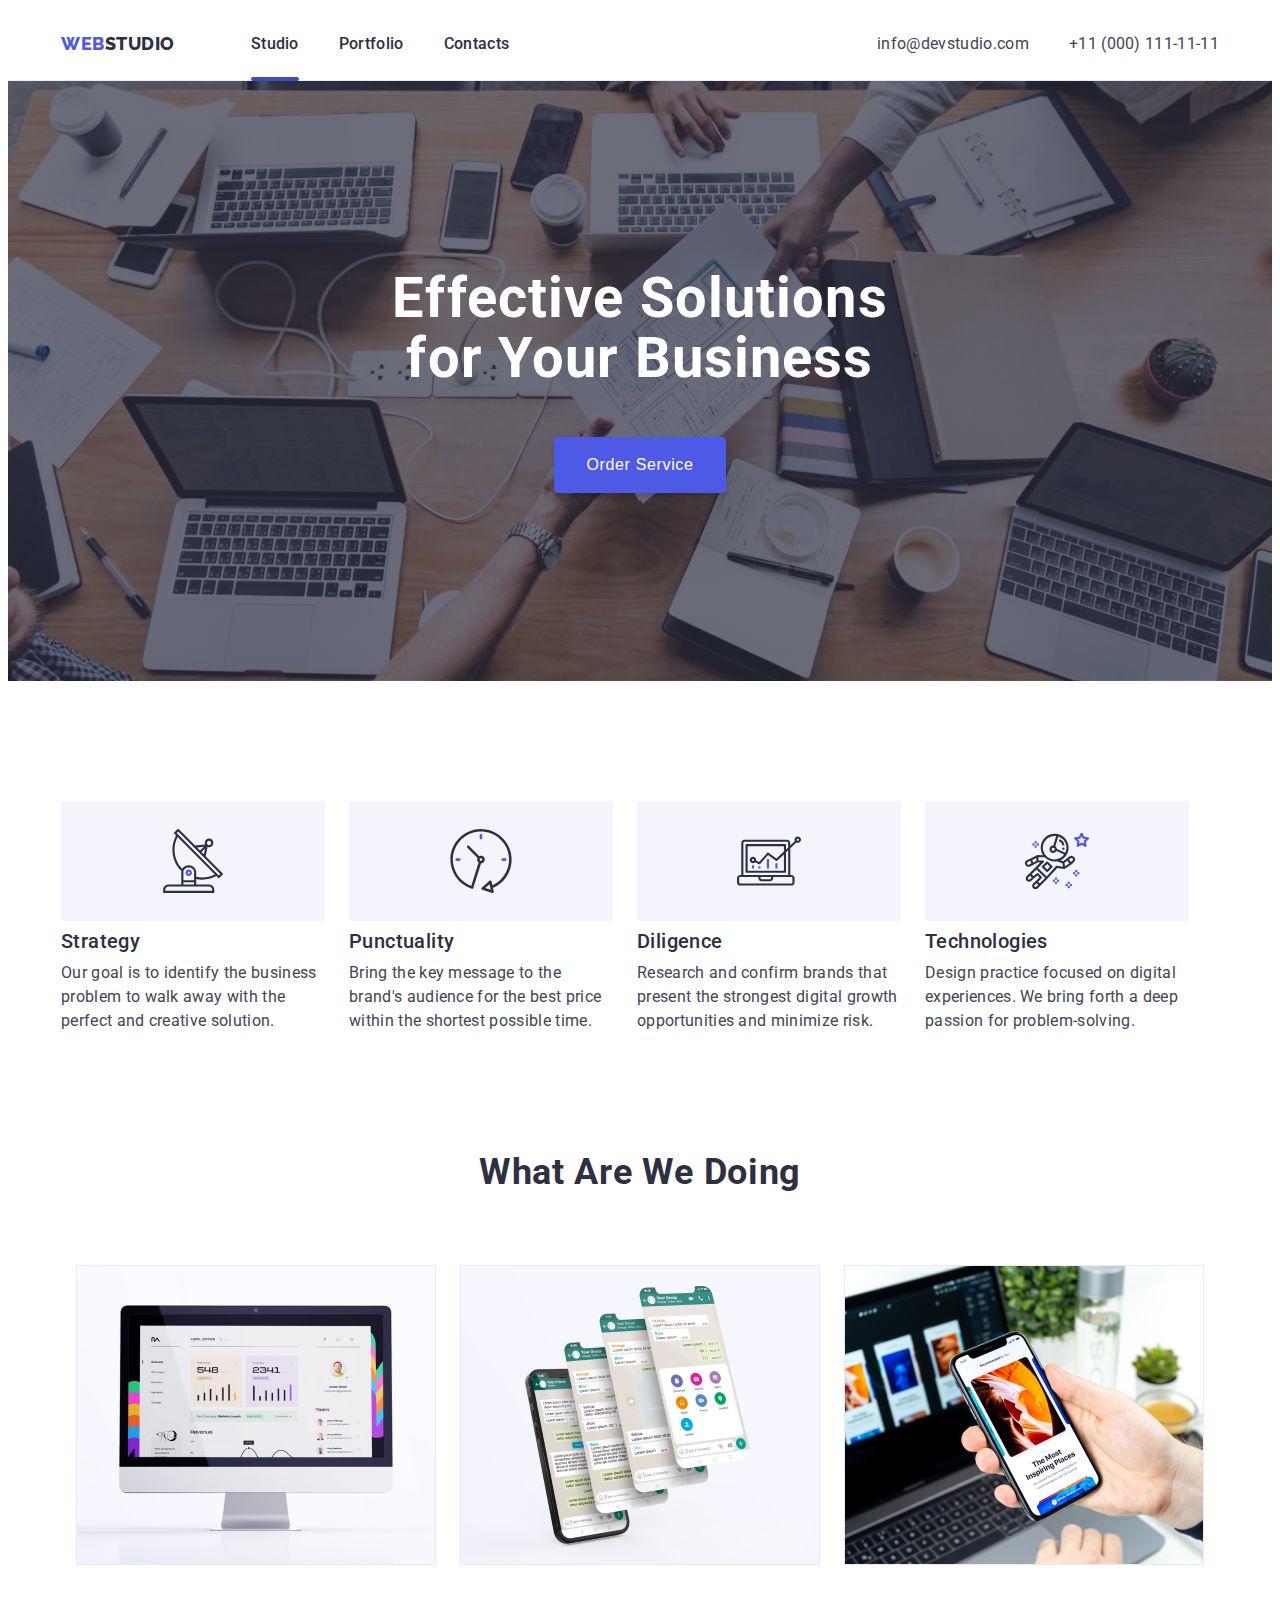
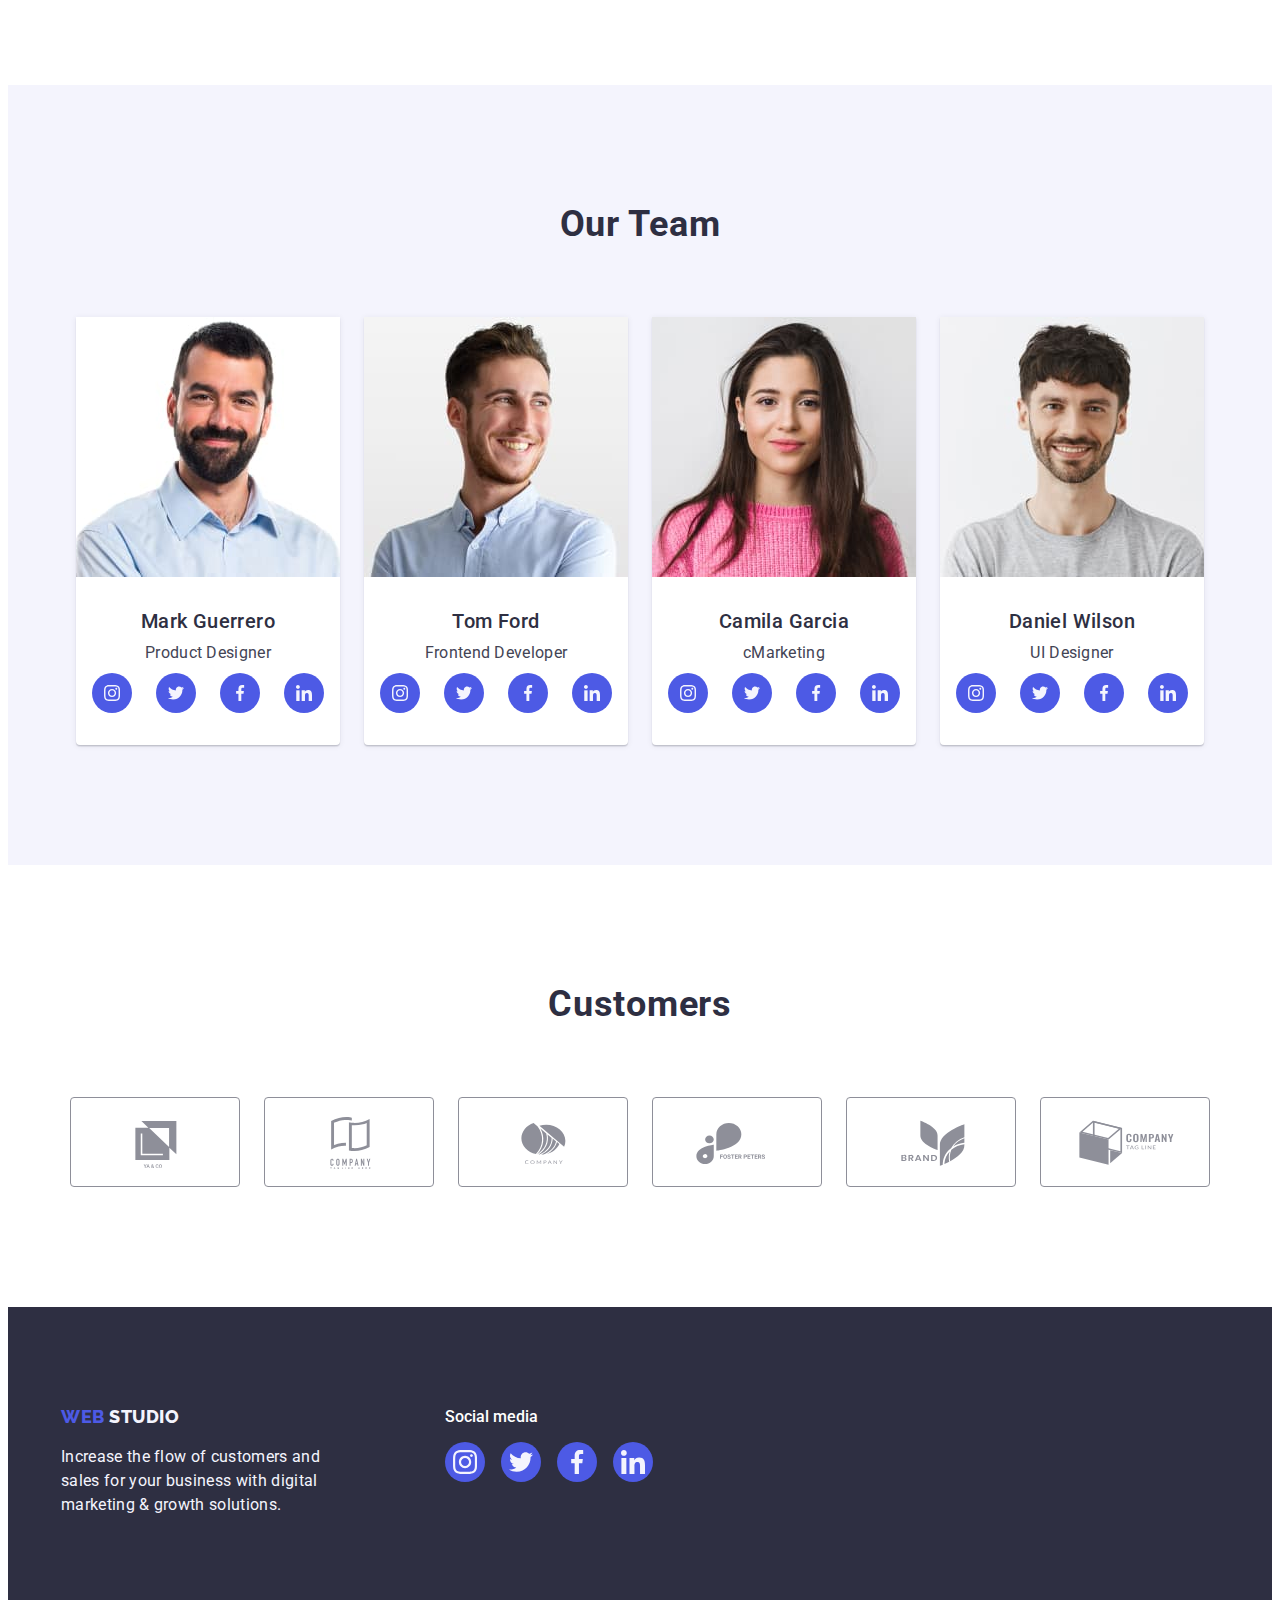
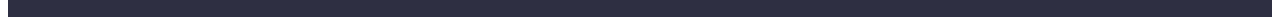
<file: index.html>
<!DOCTYPE html>
<html lang="en">
  <head>
    <link rel="preconnect" href="https://fonts.googleapis.com" />
    <link rel="preconnect" href="https://fonts.gstatic.com" crossorigin />
    <link
      href="https://fonts.googleapis.com/css2?family=Raleway:wght@800&family=Roboto:wght@400;500;700&display=swap"
      rel="stylesheet"
    />
    <link
      rel="stylesheet"
      href="https://cdnjs.cloudflare.com/ajax/libs/modern-normalize/2.0.0/modern-normalize.min.css"
      integrity="sha512-4xo8blKMVCiXpTaLzQSLSw3KFOVPWhm/TRtuPVc4WG6kUgjH6J03IBuG7JZPkcWMxJ5huwaBpOpnwYElP/m6wg=="
      crossorigin="anonymous"
      referrerpolicy="no-referrer"
    />
    <link rel="stylesheet" href="css/styles.css" />
    <meta charset="UTF-8" />
    <meta http-equiv="X-UA-Compatible" content="IE=edge" />
    <meta name="viewport" content="width=device-width, initial-scale=1.0" />
    <title>WebStudio</title>
  </head>

  <body>
    <header class="header-line">
      <div class="container top-line">
        <nav class="navigation">
          <a href="./index.html" class="logo">
            <span class="logo-accent">Web</span><span>Studio</span>
          </a>
          <ul class="top-menu">
            <li>
              <a href="./index.html" class="current-link nav-link link"
                >Studio</a
              >
            </li>
            <li>
              <a href="./portfolio.html" class="nav-link link">Portfolio</a>
            </li>
            <li><a href="" class="nav-link link">Contacts</a></li>
          </ul>
        </nav>
        <address>
          <ul class="contacts">
            <li>
              <a href="mailto:info@devstudio.com" class="contact-link link"
                >info@devstudio.com</a
              >
            </li>
            <li>
              <a href="tel:+110001111111" class="contact-link link"
                >+11 (000) 111-11-11</a
              >
            </li>
          </ul>
        </address>
      </div>
    </header>

    <main>
      <section class="section hero-image">
        <div class="container">
          <h1 class="title">Effective Solutions for Your Business</h1>
          <button data-modal-open type="button" class="hero-button">
            Order Service
          </button>
        </div>
      </section>

      <section class="section">
        <div class="container">
          <ul class="feature-list">
            <li>
              <div class="feature-icon">
                <svg width="64px" height="64px">
                  <use href="./images/icons.svg#icon-antenna-1"></use>
                </svg>
              </div>

              <h3 class="feature">Strategy</h3>
              <p class="feature-description">
                Our goal is to identify the business problem to walk away with
                the perfect and creative solution.
              </p>
            </li>
            <li>
              <div class="feature-icon">
                <svg width="64px" height="64px">
                  <use href="./images/icons.svg#icon-clock-1"></use>
                </svg>
              </div>
              <h3 class="feature">Punctuality</h3>
              <p class="feature-description">
                Bring the key message to the brand's audience for the best price
                within the shortest possible time.
              </p>
            </li>
            <li>
              <div class="feature-icon">
                <svg width="64px" height="64px">
                  <use href="./images/icons.svg#icon-diagram-1"></use>
                </svg>
              </div>
              <h3 class="feature">Diligence</h3>
              <p class="feature-description">
                Research and confirm brands that present the strongest digital
                growth opportunities and minimize risk.
              </p>
            </li>
            <li>
              <div class="feature-icon">
                <svg width="64px" height="64px">
                  <use href="./images/icons.svg#icon-astronaut-1"></use>
                </svg>
              </div>
              <h3 class="feature">Technologies</h3>
              <p class="feature-description">
                Design practice focused on digital experiences. We bring forth a
                deep passion for problem-solving.
              </p>
            </li>
          </ul>
        </div>
      </section>

      <section class="work section">
        <div class="container">
          <h2 class="section-header">What are we doing</h2>
          <ul class="spec-list">
            <li>
              <img
                src="images/pc.jpg"
                alt="desktop computer screen with application displayed"
                width="360"
                height="300"
              />
            </li>
            <li>
              <img
                src="images/mobile.jpg"
                alt="phone with several application screens displayed one above the other"
                width="360"
                height="300"
              />
            </li>
            <li>
              <img
                src="images/pcandmobile.jpg"
                alt="the same application displayed on the phone and computer screen"
                width="360"
                height="300"
              />
            </li>
          </ul>
        </div>
      </section>

      <section class="section team-box">
        <div class="container">
          <h2 class="section-header">Our team</h2>
          <ul class="team-list">
            <li>
              <img
                src="images/markguerrero.jpg"
                alt="brunette guy looking straight ahead with stubble in a blue shirt"
                width="264"
                height="260"
              />
              <div class="worker-card">
                <h3 class="worker-name">Mark Guerrero</h3>
                <p class="worker-description">Product Designer</p>
                <ul class="team-social-icons">
                  <li>
                    <a href="" class="social-icon">
                      <svg width="16px" height="16px">
                        <use href="./images/icons.svg#icon-instagram-2"></use>
                      </svg>
                    </a>
                  </li>
                  <li>
                    <a href="" class="social-icon">
                      <svg width="16px" height="16px">
                        <use href="./images/icons.svg#icon-twitter-1"></use>
                      </svg>
                    </a>
                  </li>
                  <li>
                    <a href="" class="social-icon">
                      <svg width="16px" height="16px">
                        <use href="./images/icons.svg#icon-facebook-1"></use>
                      </svg>
                    </a>
                  </li>
                  <li>
                    <a href="" class="social-icon">
                      <svg width="16px" height="16px">
                        <use href="./images/icons.svg#icon-linkedin-1"></use>
                      </svg>
                    </a>
                  </li>
                </ul>
              </div>
            </li>
            <li>
              <img
                src="images/tomford.jpg"
                alt="brunette guy looking to the left smiling in blue shirt"
                width="264"
                height="260"
              />
              <div class="worker-card">
                <h3 class="worker-name">Tom Ford</h3>
                <p class="worker-description">Frontend Developer</p>
                <ul class="team-social-icons">
                  <li>
                    <a href="" class="social-icon">
                      <svg width="16px" height="16px">
                        <use href="./images/icons.svg#icon-instagram-2"></use>
                      </svg>
                    </a>
                  </li>
                  <li>
                    <a href="" class="social-icon">
                      <svg width="16px" height="16px">
                        <use href="./images/icons.svg#icon-twitter-1"></use>
                      </svg>
                    </a>
                  </li>
                  <li>
                    <a href="" class="social-icon">
                      <svg width="16px" height="16px">
                        <use href="./images/icons.svg#icon-facebook-1"></use>
                      </svg>
                    </a>
                  </li>
                  <li>
                    <a href="" class="social-icon">
                      <svg width="16px" height="16px">
                        <use href="./images/icons.svg#icon-linkedin-1"></use>
                      </svg>
                    </a>
                  </li>
                </ul>
              </div>
            </li>
            <li>
              <img
                src="images/camilagarcia.jpg"
                alt="girl with long black hair looks straight ahead she is dressed in a pink sweater"
                width="264"
                height="260"
              />
              <div class="worker-card">
                <h3 class="worker-name">Camila Garcia</h3>
                <p class="worker-description">cMarketing</p>
                <ul class="team-social-icons">
                  <li>
                    <a href="" class="social-icon">
                      <svg width="16px" height="16px">
                        <use href="./images/icons.svg#icon-instagram-2"></use>
                      </svg>
                    </a>
                  </li>
                  <li>
                    <a href="" class="social-icon">
                      <svg width="16px" height="16px">
                        <use href="./images/icons.svg#icon-twitter-1"></use>
                      </svg>
                    </a>
                  </li>
                  <li>
                    <a href="" class="social-icon">
                      <svg width="16px" height="16px">
                        <use href="./images/icons.svg#icon-facebook-1"></use>
                      </svg>
                    </a>
                  </li>
                  <li>
                    <a href="" class="social-icon">
                      <svg width="16px" height="16px">
                        <use href="./images/icons.svg#icon-linkedin-1"></use>
                      </svg>
                    </a>
                  </li>
                </ul>
              </div>
            </li>
            <li>
              <img
                src="images/danielwilson.jpg"
                alt="brunette guy with stubble looks straight ahead and smiles wearing a gray t-shirt"
                width="264"
                height="260"
              />
              <div class="worker-card">
                <h3 class="worker-name">Daniel Wilson</h3>
                <p class="worker-description">UI Designer</p>
                <ul class="team-social-icons">
                  <li>
                    <a href="" class="social-icon">
                      <svg width="16px" height="16px">
                        <use href="./images/icons.svg#icon-instagram-2"></use>
                      </svg>
                    </a>
                  </li>
                  <li>
                    <a href="" class="social-icon">
                      <svg width="16px" height="16px">
                        <use href="./images/icons.svg#icon-twitter-1"></use>
                      </svg>
                    </a>
                  </li>
                  <li>
                    <a href="" class="social-icon">
                      <svg width="16px" height="16px">
                        <use href="./images/icons.svg#icon-facebook-1"></use>
                      </svg>
                    </a>
                  </li>
                  <li>
                    <a href="" class="social-icon">
                      <svg width="16px" height="16px">
                        <use href="./images/icons.svg#icon-linkedin-1"></use>
                      </svg>
                    </a>
                  </li>
                </ul>
              </div>
            </li>
          </ul>
        </div>
      </section>
      <section class="section">
        <div class="container">
          <h2 class="section-header">Customers</h2>
          <ul class="customers">
            <li>
              <a href="" class="customer-icon">
                <svg width="104px" height="56px">
                  <use href="./images/icons.svg#icon-Client-1"></use>
                </svg>
              </a>
            </li>
            <li>
              <a href="" class="customer-icon">
                <svg width="104px" height="56px">
                  <use href="./images/icons.svg#icon-Client-2"></use>
                </svg>
              </a>
            </li>
            <li>
              <a href="" class="customer-icon">
                <svg width="104px" height="56px">
                  <use href="./images/icons.svg#icon-Client-3"></use>
                </svg>
              </a>
            </li>
            <li>
              <a href="" class="customer-icon">
                <svg width="104px" height="56px">
                  <use href="./images/icons.svg#icon-Client-4"></use>
                </svg>
              </a>
            </li>
            <li>
              <a href="" class="customer-icon">
                <svg width="104px" height="56px">
                  <use href="./images/icons.svg#icon-Client-5"></use>
                </svg>
              </a>
            </li>
            <li>
              <a href="" class="customer-icon">
                <svg width="104px" height="56px">
                  <use href="./images/icons.svg#icon-Client-6"></use>
                </svg>
              </a>
            </li>
          </ul>
        </div>
      </section>
    </main>

    <footer class="footer-bg">
      <div class="container footer-wrapper">
        <div>
          <a href="./index.html" class="footer-logo">
            <span class="logo-accent">Web</span>
            <span class="logo-accent-white">Studio</span>
          </a>
          <p class="footer-slogan">
            Increase the flow of customers and sales for your business with
            digital marketing & growth solutions.
          </p>
        </div>
        <div class="footer-social">
          <span class="footer-social-title">Social media</span>
          <ul class="footer-social-icons">
            <li>
              <a href="" class="social-icon-footer">
                <svg width="24px" height="24px">
                  <use href="./images/icons.svg#icon-instagram-2"></use>
                </svg>
              </a>
            </li>
            <li>
              <a href="" class="social-icon-footer">
                <svg width="24px" height="24px">
                  <use href="./images/icons.svg#icon-twitter-1"></use>
                </svg>
              </a>
            </li>
            <li>
              <a href="" class="social-icon-footer">
                <svg width="24px" height="24px">
                  <use href="./images/icons.svg#icon-facebook-1"></use>
                </svg>
              </a>
            </li>
            <li>
              <a href="" class="social-icon-footer">
                <svg width="24px" height="24px">
                  <use href="./images/icons.svg#icon-linkedin-1"></use>
                </svg>
              </a>
            </li>
          </ul>
        </div>
      </div>
    </footer>

    <div class="modal is-hidden" data-modal>
      <div class="modal-body">
        <button data-modal-close type="button" class="modal-close-button">
          <svg width="8px" height="8px">
            <use href="./images/icons.svg#icon-close-black"></use>
          </svg>
        </button>
      </div>
    </div>

    <script src="./js/modal.js"></script>
  </body>
</html>
</file>
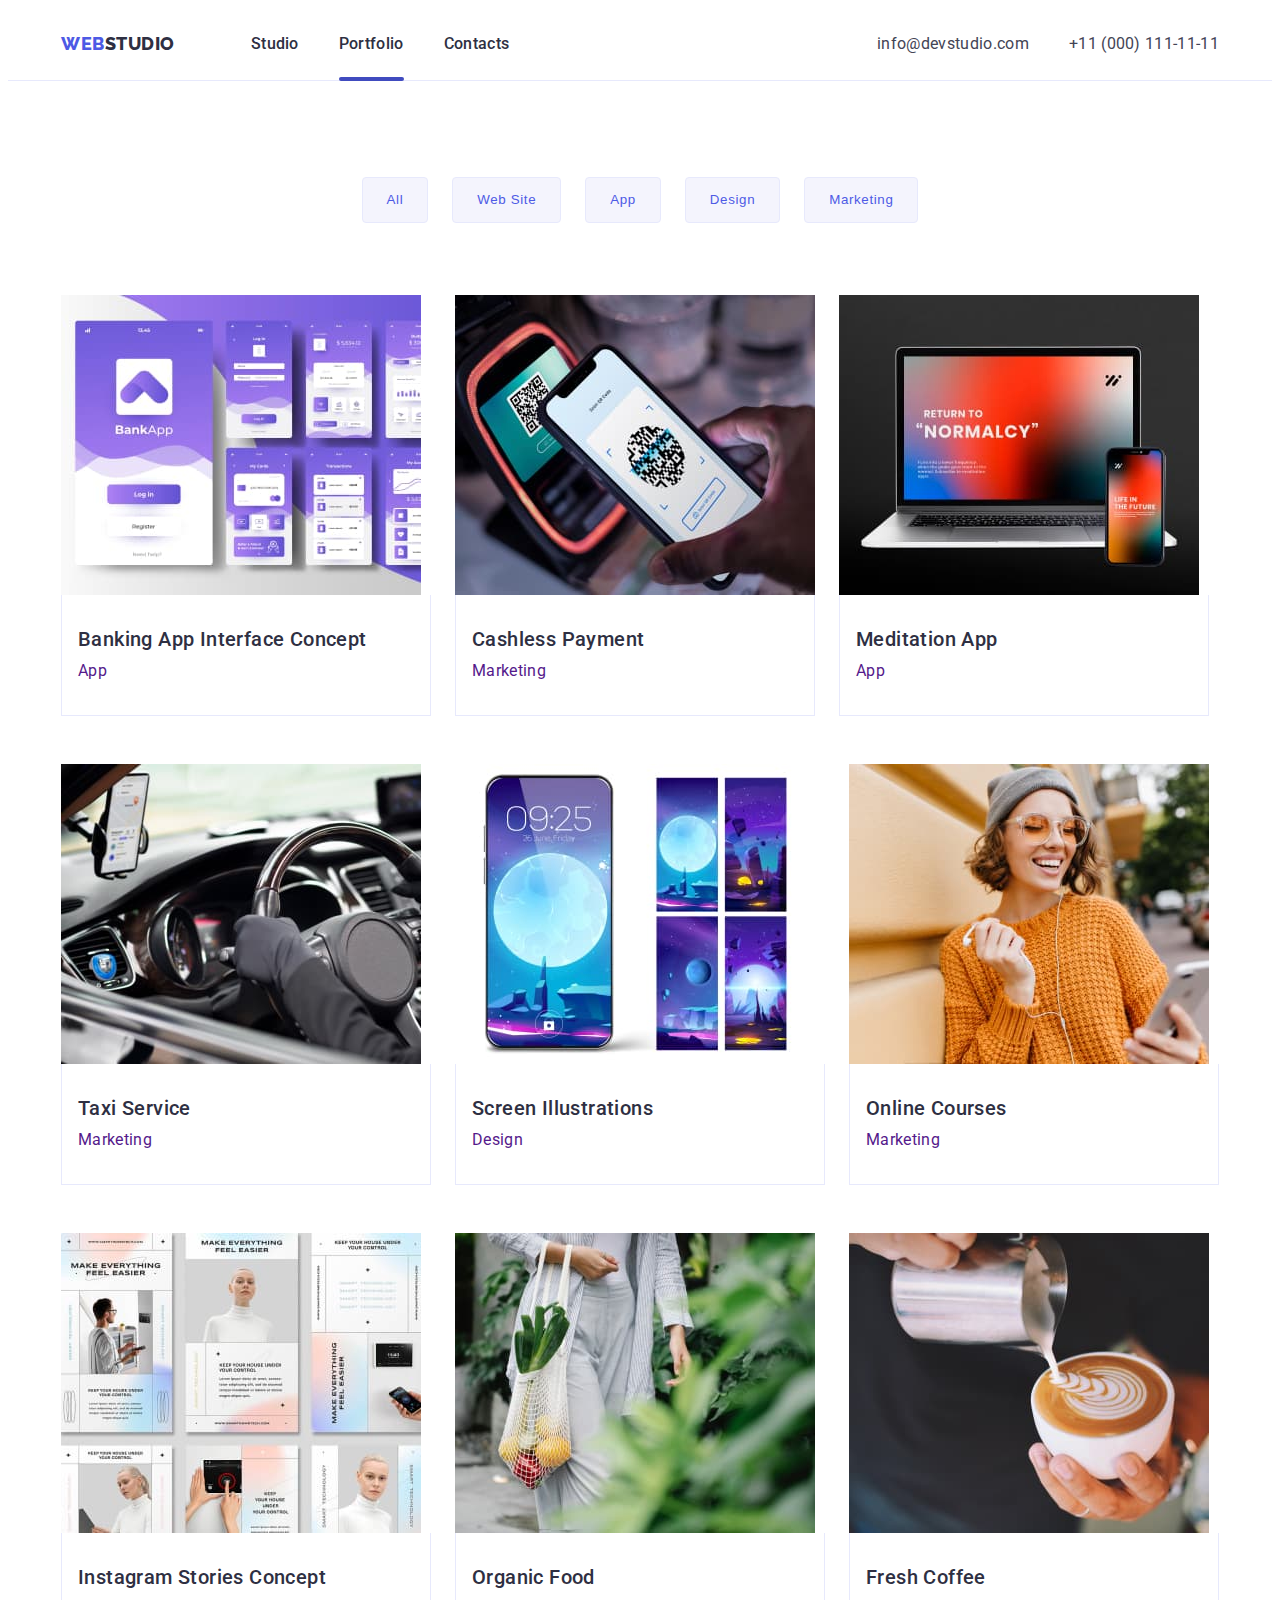
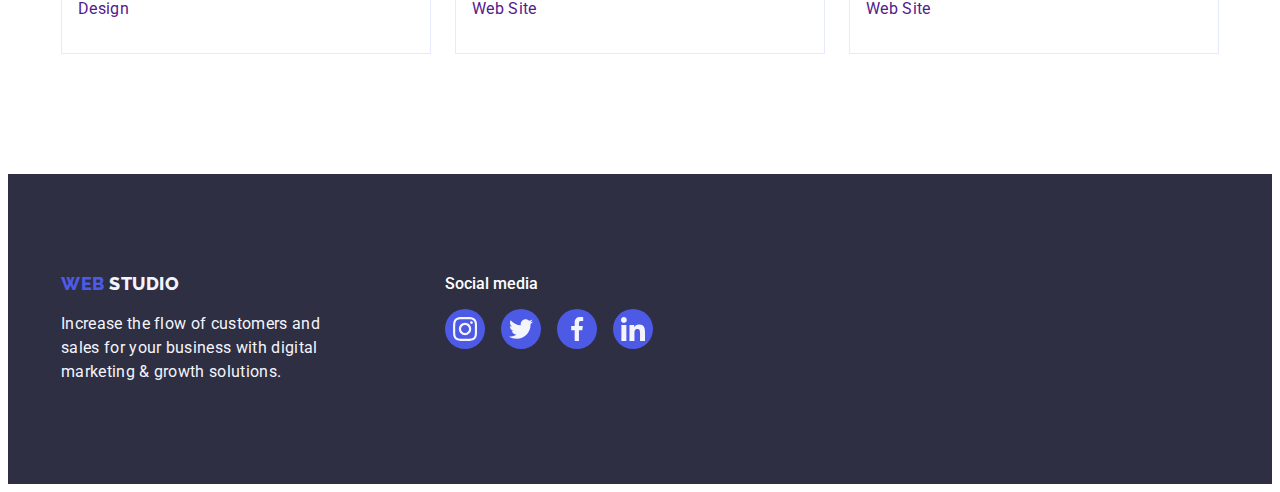
<file: portfolio.html>
<!DOCTYPE html>
<html lang="en">
  <head>
    <link rel="preconnect" href="https://fonts.googleapis.com" />
    <link rel="preconnect" href="https://fonts.gstatic.com" crossorigin />
    <link
      href="https://fonts.googleapis.com/css2?family=Raleway:wght@800&family=Roboto:wght@400;500;700&display=swap"
      rel="stylesheet"
    />
    <link
      rel="stylesheet"
      href="https://cdnjs.cloudflare.com/ajax/libs/modern-normalize/2.0.0/modern-normalize.min.css"
      integrity="sha512-4xo8blKMVCiXpTaLzQSLSw3KFOVPWhm/TRtuPVc4WG6kUgjH6J03IBuG7JZPkcWMxJ5huwaBpOpnwYElP/m6wg=="
      crossorigin="anonymous"
      referrerpolicy="no-referrer"
    />
    <link rel="stylesheet" href="css/styles.css" />
    <meta charset="UTF-8" />
    <meta http-equiv="X-UA-Compatible" content="IE=edge" />
    <meta name="viewport" content="width=device-width, initial-scale=1.0" />
    <title>WebStudio</title>
  </head>

  <body>
    <header class="header-line">
      <div class="container top-line">
        <nav class="navigation">
          <a href="./index.html" class="logo">
            <span class="logo-accent">Web</span><span>Studio</span>
          </a>
          <ul class="top-menu">
            <li><a href="./index.html" class="nav-link link">Studio</a></li>
            <li>
              <a href="./portfolio.html" class="nav-link link current-link">Portfolio</a>
            </li>
            <li><a href="" class="nav-link link">Contacts</a></li>
          </ul>
        </nav>
        <address>
          <ul class="contacts">
            <li>
              <a href="mailto:info@devstudio.com" class="contact-link link"
                >info@devstudio.com</a
              >
            </li>
            <li>
              <a href="tel:+110001111111" class="contact-link link"
                >+11 (000) 111-11-11</a
              >
            </li>
          </ul>
        </address>
      </div>
    </header>

    <main>
      <section class="section-projects">
        <div class="container">
          <h1 class="visually-hidden">Portfolio</h1>
          <ul class="filters">
            <li><button type="button" class="filter-button">All</button></li>
            <li>
              <button type="button" class="filter-button">Web Site</button>
            </li>
            <li><button type="button" class="filter-button">App</button></li>
            <li><button type="button" class="filter-button">Design</button></li>
            <li>
              <button type="button" class="filter-button">Marketing</button>
            </li>
          </ul>

          <ul class="projects-list">
            <li>
              <a href="" class="project-card">
                <div class="project-image">
                <img
                  src="images/banking.jpg"
                  alt="screens of banking mobilephone aplication "
                  width="360"
                  height="300"
                />
                     <div class="project-overlay">
                  <p>14 Stylish and User-Friendly App Design Concepts · Task Manager App · Calorie Tracker App · Exotic Fruit Ecommerce App · Cloud Storage App</p>
                </div>
                </div>
                <div class="card-description">
                  <h3 class="project-name">Banking App Interface Concept</h3>
                  <p class="project-type">App</p>
                </div>
              </a>
            </li>
            <a href="" class="project-card">
              <div class="project-image">
              <img
                src="images/payment.jpg"
                alt="payment by mobile phone"
                width="360"
                height="300"
              />
              <div class="project-overlay">
                  <p>14 Stylish and User-Friendly App Design Concepts · Task Manager App · Calorie Tracker App · Exotic Fruit Ecommerce App · Cloud Storage App</p>
                </div>
                </div>
              <div class="card-description">
                <h3 class="project-name">Cashless Payment</h3>
                <p class="project-type">Marketing</p>
              </div>
            </a>
            </li>
            <li>
              <a href="" class="project-card">
                <div class="project-image">
              <img
                src="images/meditation.jpg"
                alt="laptop and mobile phone with the same app on screen"
                width="360"
                height="300"
              />
              <div class="project-overlay">
                  <p>14 Stylish and User-Friendly App Design Concepts · Task Manager App · Calorie Tracker App · Exotic Fruit Ecommerce App · Cloud Storage App</p>
                </div>
                </div>
              <div class="card-description">
                <h3 class="project-name">Meditation App</h3>
                <p class="project-type">App</p>
              </div>
              </a>
            </li>
            <li>
              <a href="" class="project-card">
                 <div class="project-image">
              <img
                src="images/taxi.jpg"
                alt="interior of car"
                width="360"
                height="300"
              />
                 <div class="project-overlay">
                  <p>14 Stylish and User-Friendly App Design Concepts · Task Manager App · Calorie Tracker App · Exotic Fruit Ecommerce App · Cloud Storage App</p>
                </div>
                </div>
              <div class="card-description">
                <h3 class="project-name">Taxi Service</h3>
                <p class="project-type">Marketing</p>
              </div>
              </a>
            </li>
            <li>
              <a href="" class="project-card">
                 <div class="project-image">
              <img
                src="images/illustrations.jpg"
                alt="5 phone wallpapers"
                width="360"
                height="300"
              />
                 <div class="project-overlay">
                  <p>14 Stylish and User-Friendly App Design Concepts · Task Manager App · Calorie Tracker App · Exotic Fruit Ecommerce App · Cloud Storage App</p>
                </div>
                </div>
              <div class="card-description">
                <h3 class="project-name">Screen Illustrations</h3>
                <p class="project-type">Design</p>
              </div>
              </a>
            </li>
            <li>
              <a href="" class="project-card">
                 <div class="project-image">
              <img
                src="images/courses.jpg"
                alt="happy woman look at the phone"
                width="360"
                height="300"
              />
                   <div class="project-overlay">
                  <p>14 Stylish and User-Friendly App Design Concepts · Task Manager App · Calorie Tracker App · Exotic Fruit Ecommerce App · Cloud Storage App</p>
                </div>
                </div>
              <div class="card-description">
                <h3 class="project-name">Online Courses</h3>
                <p class="project-type">Marketing</p>
              </div>
              </a>
            </li>
            <li>
              <a href="" class="project-card">
                 <div class="project-image"> 
              <img
                src="images/stories.jpg"
                alt="some screenshots of instagram stories"
                width="360"
                height="300"
              />
                <div class="project-overlay">
                  <p>14 Stylish and User-Friendly App Design Concepts · Task Manager App · Calorie Tracker App · Exotic Fruit Ecommerce App · Cloud Storage App</p>
                </div>
                </div>
              <div class="card-description">
                <h3 class="project-name">Instagram Stories Concept</h3>
                <p class="project-type">Design</p>
              </div>
              </a>
            </li>
            <li>
              <a href="" class="project-card">
                <div class="project-image"> 
              <img
                src="images/food.jpg"
                alt="fruit in a net held by a woman"
                width="360"
                height="300"
              />
                <div class="project-overlay">
                  <p>14 Stylish and User-Friendly App Design Concepts · Task Manager App · Calorie Tracker App · Exotic Fruit Ecommerce App · Cloud Storage App</p>
                </div>
                </div>
              <div class="card-description">
                <h3 class="project-name">Organic Food</h3>
                <p class="project-type">Web Site</p>
              </div>
              </a>
            </li>
            <li>
              <a href="" class="project-card">
                 <div class="project-image"> 
              <img
                src="images/coffe.jpg"
                alt="making a pattern on coffee close-up"
                width="360"
                height="300"
              />
                <div class="project-overlay">
                  <p>14 Stylish and User-Friendly App Design Concepts · Task Manager App · Calorie Tracker App · Exotic Fruit Ecommerce App · Cloud Storage App</p>
                </div>
                </div>
              <div class="card-description">
                <h3 class="project-name">Fresh Coffee</h3>
                <p class="project-type">Web Site</p>
              </div>
              </a>
            </li>
          </ul>
        </div>
      </section>
    </main>

    <footer class="footer-bg">
      <div class="container footer-wrapper">
        <div>
          <a href="./index.html" class="footer-logo">
            <span class="logo-accent">Web</span>
            <span class="logo-accent-white">Studio</span>
          </a>
          <p class="footer-slogan">
            Increase the flow of customers and sales for your business with
            digital marketing & growth solutions.
          </p>
        </div>
        <div class="footer-social">
          <span class="footer-social-title">Social media</span>
          <ul class="footer-social-icons">
            <li>
              <a href="" class="social-icon-footer">
                <svg width="24px" height="24px">
                  <use href="./images/icons.svg#icon-instagram-2"></use>
                </svg>
              </a>
            </li>
            <li>
              <a href="" class="social-icon-footer">
                <svg width="24px" height="24px">
                  <use href="./images/icons.svg#icon-twitter-1"></use>
                </svg>
              </a>
            </li>
            <li>
              <a href="" class="social-icon-footer">
                <svg width="24px" height="24px">
                  <use href="./images/icons.svg#icon-facebook-1"></use>
                </svg>
              </a>
            </li>
            <li>
              <a href="" class="social-icon-footer">
                <svg width="24px" height="24px">
                  <use href="./images/icons.svg#icon-linkedin-1"></use>
                </svg>
              </a>
            </li>
          </ul>
        </div>
      </div>
    </footer>
  </body>
</html>
</file>
<file: css/styles.css>
:root {
  --dark: #2e2f42;
  --text: #434455;
  --primary-brand: #4d5ae5;
  --link-active: #404bbf;
  --white: #fff;
  --light: #f4f4fd;
  --cornflower: #e7e9fc;
  --button-shadow: rgba(0, 0, 0, 0.15);
  --portfolio-shadow: 0px 2px 1px 0px rgba(46, 47, 66, 0.08),
    0px 1px 1px 0px rgba(46, 47, 66, 0.16),
    0px 1px 6px 0px rgba(46, 47, 66, 0.08);
  --success: #31d0aa;
  --light-slate: #8e8f99;
  --dairy: #fcfcfc;
  --standard-animation: 250ms cubic-bezier(0.4, 0, 0.2, 1);
}

body {
  font-family: "Roboto", sans-serif;
  color: var(--text);
  background-color: #ffffff;
  font-size: 16px;
  font-weight: 400;
}

h1,
h2,
h3,
h4,
h5,
h6,
p {
  margin: 0px;
}

img {
  display: block;
  max-width: 100%;
  height: auto;
}

button {
  cursor: pointer;
  border: none;
  border-radius: 4px;
}

ul,
ol {
  list-style: none;
  margin: 0;
  padding-left: 0px;
}

a {
  text-decoration: none;
}

.container {
  width: 1158px;
  padding: 0px 15px;
  margin: 0 auto;
}

.section {
  padding-top: 120px;
  padding-bottom: 120px;
}

.visually-hidden {
  position: absolute;
  width: 1px;
  height: 1px;
  margin: 1px;
  border: 0px;
  padding: 0px;

  white-space: nowrap;
  clip-path: inset(100%);
  clip: rect(0 0 0 0);
  overflow: hidden;
}

.logo {
  color: var(--dark);
  text-decoration: none;
  font-family: "Raleway";
  font-size: 18px;
  font-weight: 800;
  line-height: 1.16;
  letter-spacing: 0.54px;
  text-transform: uppercase;
  margin-right: 76px;
  padding-top: 25.5px;
  padding-bottom: 25.5px;
}

.logo-accent {
  color: var(--primary-brand);
}

.top-menu {
  display: flex;
  gap: 40px;
  list-style-type: none;
  padding: 24px 0;
  margin: 0;
}

.nav-link {
  color: var(--dark);
  font-weight: 500;
  line-height: 1.5;
  letter-spacing: 0.32px;
  transition: color var(--standard-animation);
}

.link:hover,
.link:focus {
  color: var(--link-active);
}
.current-link {
  position: relative;
}
.current-link::after {
  content: "";
  display: block;
  position: absolute;
  width: 100%;
  bottom: -27.5px;
  height: 4px;
  border-radius: 2px;
  background-color: var(--link-active);
}

.contacts {
  display: flex;
  gap: 40px;
  list-style-type: none;
  padding-left: 0;
  padding-top: 24px;
  padding-bottom: 24px;
  margin: 0;
}

.contact-link {
  font-style: normal;
  color: var(--text);
  font-size: 16px;
  line-height: 1.5;
  letter-spacing: 0.32px;
  transition: color var(--standard-animation);
}

.hero-image {
  padding-bottom: 188px;
  background: linear-gradient(rgba(46, 47, 66, 0.7), rgba(46, 47, 66, 0.7)),
    url(../images/heroimage.jpg);
  background-repeat: no-repeat;
  background-position: center;
  max-width: 1440px;
  padding-top: 188px;
  margin-left: auto;
  margin-right: auto;
  text-align: center;
}

.title {
  color: var(--white);
  text-align: center;
  font-size: 56px;
  font-weight: 700;
  line-height: 1.07;
  letter-spacing: 1.12px;
  margin: 0 auto;
  width: 496px;
  margin-bottom: 48px;
}

.hero-button {
  cursor: pointer;
  background: var(--primary-brand);
  color: var(--white);
  font-size: 16px;
  font-weight: 500;
  line-height: 1.5;
  letter-spacing: 0.64px;
  font-style: "inherit";
  padding: 16px 32px;
  border-radius: 4px;
  box-shadow: 0px 4px 4px 0px var(--button-shadow);
  border: none;
  transition: background-color var(--standard-animation);
}

.hero-button:hover,
.hero-button:focus {
  background-color: var(--link-active);
}
.feature-list {
  display: flex;
  gap: 24px;
  list-style-type: none;
  margin: 0px;
  padding: 0px;
}

.feature {
  color: var(--dark);
  font-size: 20px;
  font-weight: 500;
  line-height: 1.2;
  letter-spacing: 0.4px;
  margin-bottom: 8px;
  margin-top: 8px;
}

.feature-list li {
  width: 264px;
}

.feature-description {
  line-height: 1.5;
  letter-spacing: 0.32px;
  margin: 0px;
}

.work {
  padding-top: 0px;
}
.section-header {
  color: var(--dark);
  text-align: center;
  font-size: 36px;
  font-weight: 700;
  line-height: 1.11;
  letter-spacing: 0.72px;
  text-transform: capitalize;
  margin-bottom: 72px;
}

.spec-list {
  display: flex;
  gap: 24px;
  justify-content: center;
  list-style-type: none;
  padding: 0;
  margin: 0;
}
.team-list {
  display: flex;
  gap: 24px;
  justify-content: center;
  list-style-type: none;
  margin: 0;
  padding: 0;
}
.team-box {
  background: var(--light);
}
.worker-name {
  color: var(--dark);
  text-align: center;
  font-size: 20px;
  font-weight: 500;
  line-height: 1.2;
  letter-spacing: 0.4px;
  padding: 0px;
  margin-bottom: 8px;
}
.worker-description {
  text-align: center;
  line-height: 1.5;
  letter-spacing: 0.32px;
  margin: 0;
}

.worker-card {
  padding: 32px 0px;
}

.footer-bg {
  background: var(--dark);
  padding: 100px 0px;
}

.footer-logo {
  color: var(--dark);
  text-decoration: none;
  font-family: "Raleway";
  font-size: 18px;
  font-weight: 800;
  line-height: 1.16;
  letter-spacing: 0.54px;
  text-transform: uppercase;
  margin-bottom: 16px;
  display: block;
}

.logo-accent-white {
  color: var(--light);
}
.footer-slogan {
  color: var(--light);
  font-style: normal;
  line-height: 1.5;
  letter-spacing: 0.32px;
  width: 264px;
  margin-top: 17.5px;
}

.section-projects {
  padding-top: 96px;
  padding-bottom: 120px;
}

.filters {
  display: flex;
  justify-content: center;
  gap: 24px;
  list-style-type: none;
  margin-bottom: 72px;
}
.filter-button {
  color: var(--primary-brand);
  background: var(--light);
  text-align: center;
  font-weight: 500;
  line-height: 1.5;
  letter-spacing: 0.64px;
  font-style: "inherit";
  cursor: pointer;
  padding: 12px 24px;
  border-radius: 4px;
  border: 1px solid var(--cornflower);
  transition: background-color var(--standard-animation),
    color var(--standard-animation), box-shadow var(--standard-animation),
    border var(--standard-animation);
}
.filter-button:hover,
.filter-button:focus {
  background-color: var(--link-active);
  color: var(--light);
  box-shadow: 0px 2px 2px 0px rgba(0, 0, 0, 0.12),
    0px 2px 1px 0px rgba(0, 0, 0, 0.08), 0px 3px 1px 0px rgba(0, 0, 0, 0.1);
  border: 1px solid var(--link-active);
}

.projects-list {
  list-style-type: none;
  display: flex;
  flex-wrap: wrap;
  row-gap: 48px;
  column-gap: 24px;
  margin: 0;
  padding: 0;
}

.project-card {
  display: block;
  transition: box-shadow var(--standard-animation);
}
.project-card:focus,
.project-card:hover {
  box-shadow: var(--portfolio-shadow);
}

.project-card:focus .project-overlay,
.project-card:hover .project-overlay {
  transform: translateY(0);
}

.project-image {
  position: relative;
  overflow: hidden;
}
.project-overlay {
  position: absolute;
  top: 0;
  left: 0;
  width: 100%;
  height: 100%;
  padding-top: 40px;
  padding-left: 32px;
  padding-right: 32px;
  background-color: var(--primary-brand);
  color: var(--light);
  line-height: 1.5;
  letter-spacing: 0.32px;
  transform: translateY(100%);
  transition: transform var(--standard-animation);
}

.project-name {
  color: var(--dark);
  font-size: 20px;
  font-weight: 500;
  line-height: 1.2;
  letter-spacing: 0.4px;
  margin-top: 0;
  margin-bottom: 8px;
}
.project-type {
  line-height: 1.5;
  letter-spacing: 0.32px;
  margin: 0;
}

.top-line {
  display: flex;
  align-items: center;
}

.navigation {
  display: flex;
  align-items: center;
  margin-right: auto;
}

.header-line {
  border-bottom: 1px solid var(--cornflower);
}
.team-list > li {
  background-color: var(--white);
  box-shadow: 0px 2px 1px 0px rgba(46, 47, 66, 0.08),
    0px 1px 1px 0px rgba(46, 47, 66, 0.16),
    0px 1px 6px 0px rgba(46, 47, 66, 0.08);
  border-radius: 0px 0px 4px 4px;
}

.projects-list > li {
  flex-basis: calc((100% - 48px) / 3);
}

.card-description {
  background-color: var(--white);
  border-color: var(--cornflower);
  border-style: solid;
  border-right-width: 1px;
  border-bottom-width: 1px;
  border-left-width: 1px;
  border-top-width: 0;
  padding: 32px 16px;
}

.feature-icon {
  background-color: var(--light);
  width: 100%;
  border-radius: 4px;
  height: 120px;
  display: flex;
  align-items: center;
  justify-content: center;
}

.team-social-icons {
  display: flex;
  gap: 24px;
  margin-top: 8px;
  justify-content: center;
}

.customers {
  display: flex;
  gap: 24px;
  justify-content: center;
}

.customer-icon {
  border: 1px solid var(--light-slate);
  border-radius: 4px;
  display: flex;
  justify-content: center;
  align-items: center;
  width: 168px;
  height: 88px;
  fill: var(--light-slate);
  transition: border-color var(--standard-animation),
    fill var(--standard-animation);
}

.customer-icon:hover,
.customer-icon:focus {
  border-color: var(--link-active);
  fill: var(--link-active);
}

.footer-wrapper {
  display: flex;
}

.footer-social-title {
  color: var(--white);
  font-weight: 500;
}

.footer-social-icons {
  display: flex;
  gap: 16px;
  margin-top: 16px;
  justify-content: center;
}

.footer-social {
  margin-left: 120px;
}

.social-icon {
  display: flex;
  width: 40px;
  height: 40px;
  border-radius: 50%;
  align-items: center;
  justify-content: center;
  background-color: var(--primary-brand);
  transition: background-color var(--standard-animation);
}

.social-icon:hover,
.social-icon:focus {
  background-color: var(--link-active);
}

.social-icon-footer {
  display: flex;
  width: 40px;
  height: 40px;
  border-radius: 50%;
  align-items: center;
  justify-content: center;
  background-color: var(--primary-brand);
  transition: background-color var(--standard-animation);
}

.social-icon-footer:hover,
.social-icon-footer:focus {
  background-color: var(--success);
}

.modal {
  position: fixed;
  left: 0;
  right: 0;
  top: 0;
  bottom: 0;
  display: flex;
  justify-content: center;
  background-color: hsla(237, 18%, 22%, 0.4);
  opacity: 100%;
  transition: opacity var(--standard-animation);
}

.is-hidden {
  pointer-events: none;
  visibility: hidden;
  opacity: 0;
}

.modal-body {
  position: relative;
  margin-top: 80px;
  width: 408px;
  height: 584px;
  border-radius: 4px;
  background-color: var(--dairy);
  box-shadow: 0px 2px 1px 0px rgba(0, 0, 0, 0.2),
    0px 1px 3px 0px rgba(0, 0, 0, 0.12), 0px 1px 1px 0px rgba(0, 0, 0, 0.14);
  scale: 1;
  transition: scale var(--standard-animation);
}

.modal-close-button {
  position: absolute;
  top: 24px;
  right: 24px;
  display: flex;
  justify-content: center;
  align-items: center;
  background-color: var(--cornflower);
  border-radius: 50%;
  width: 24px;
  height: 24px;
  fill: var(--dark);
  border: 1px solid rgba(0, 0, 0, 0.1);
  transition: background-color var(--standard-animation),
    border var(--standard-animation), fill var(--standard-animation);
}

.modal-close-button:hover,
.modal-close-button:focus {
  background-color: var(--link-active);
  fill: var(--white);
  border: 1px solid var(--link-active);
}

.is-hidden .modal-body {
  scale: 0;
}

.modal:not(.is-hidden) .modal-body {
  scale: 1;
}
</file>
